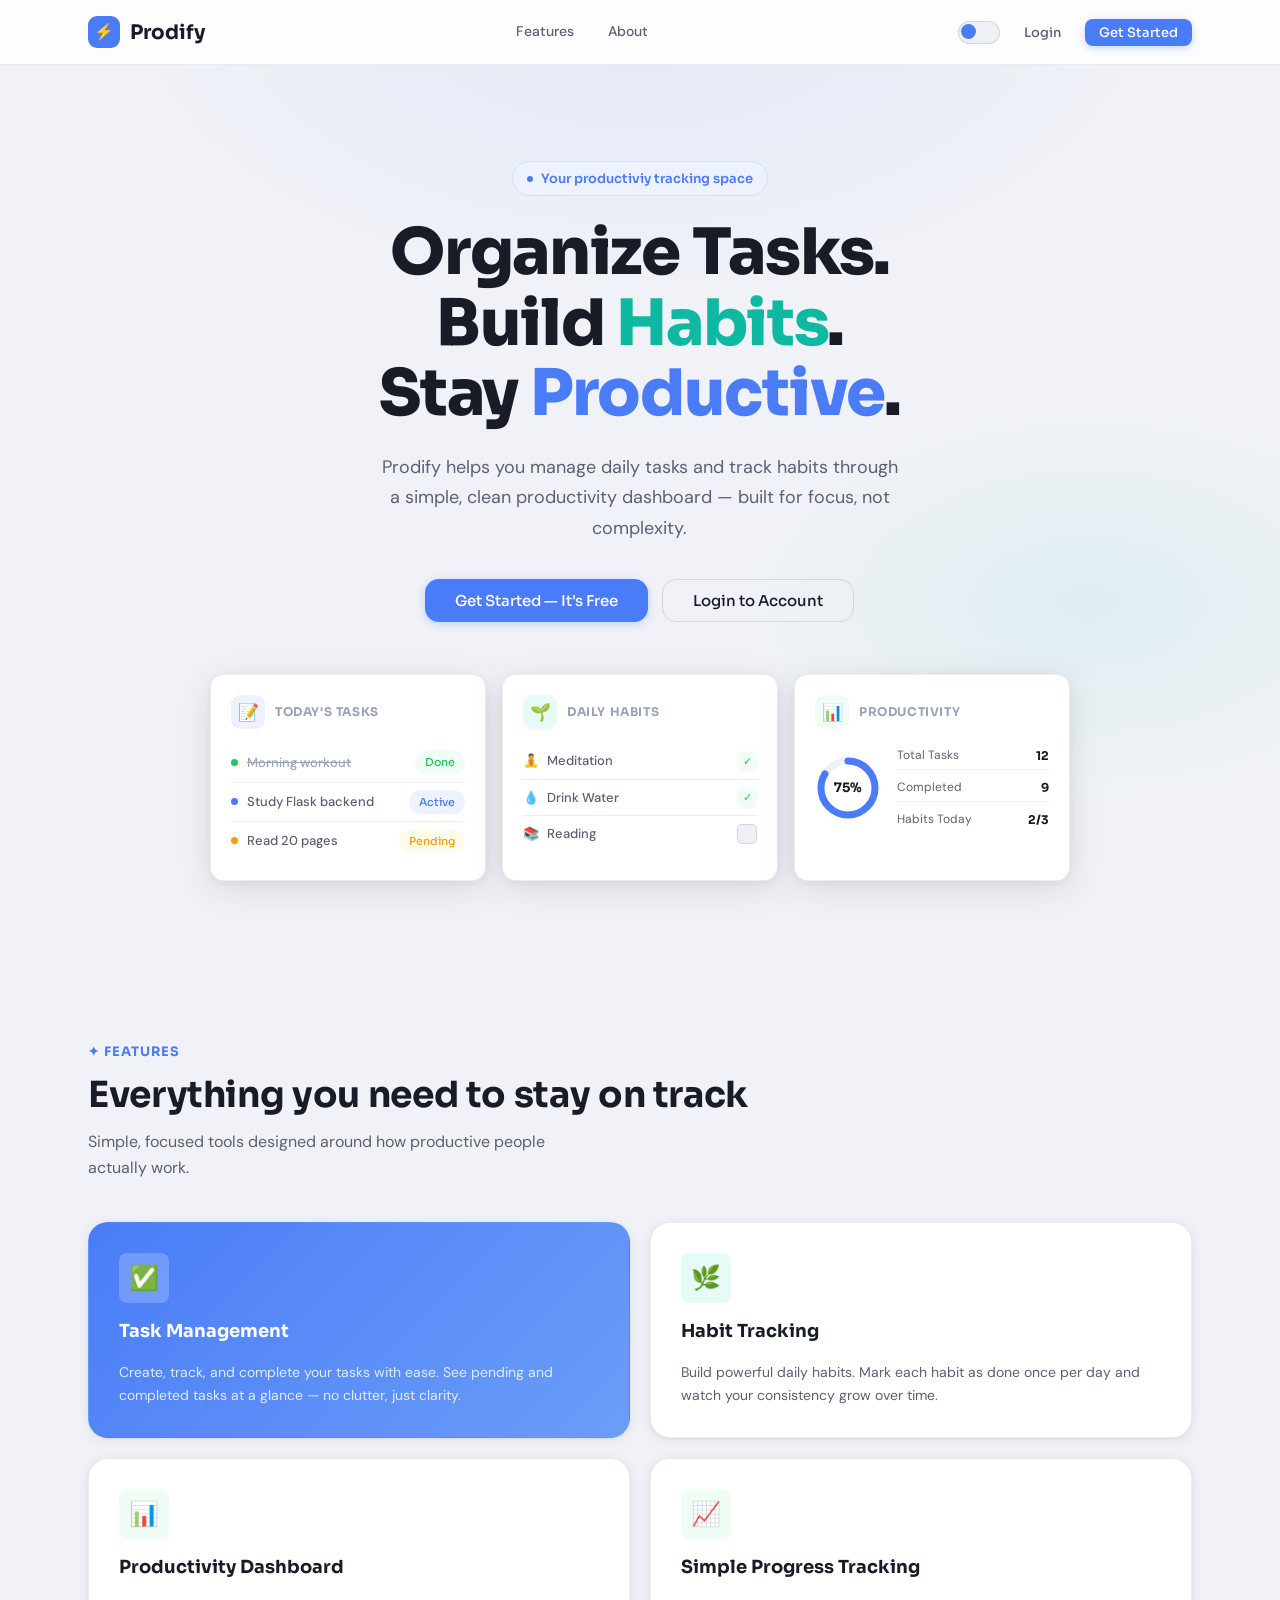
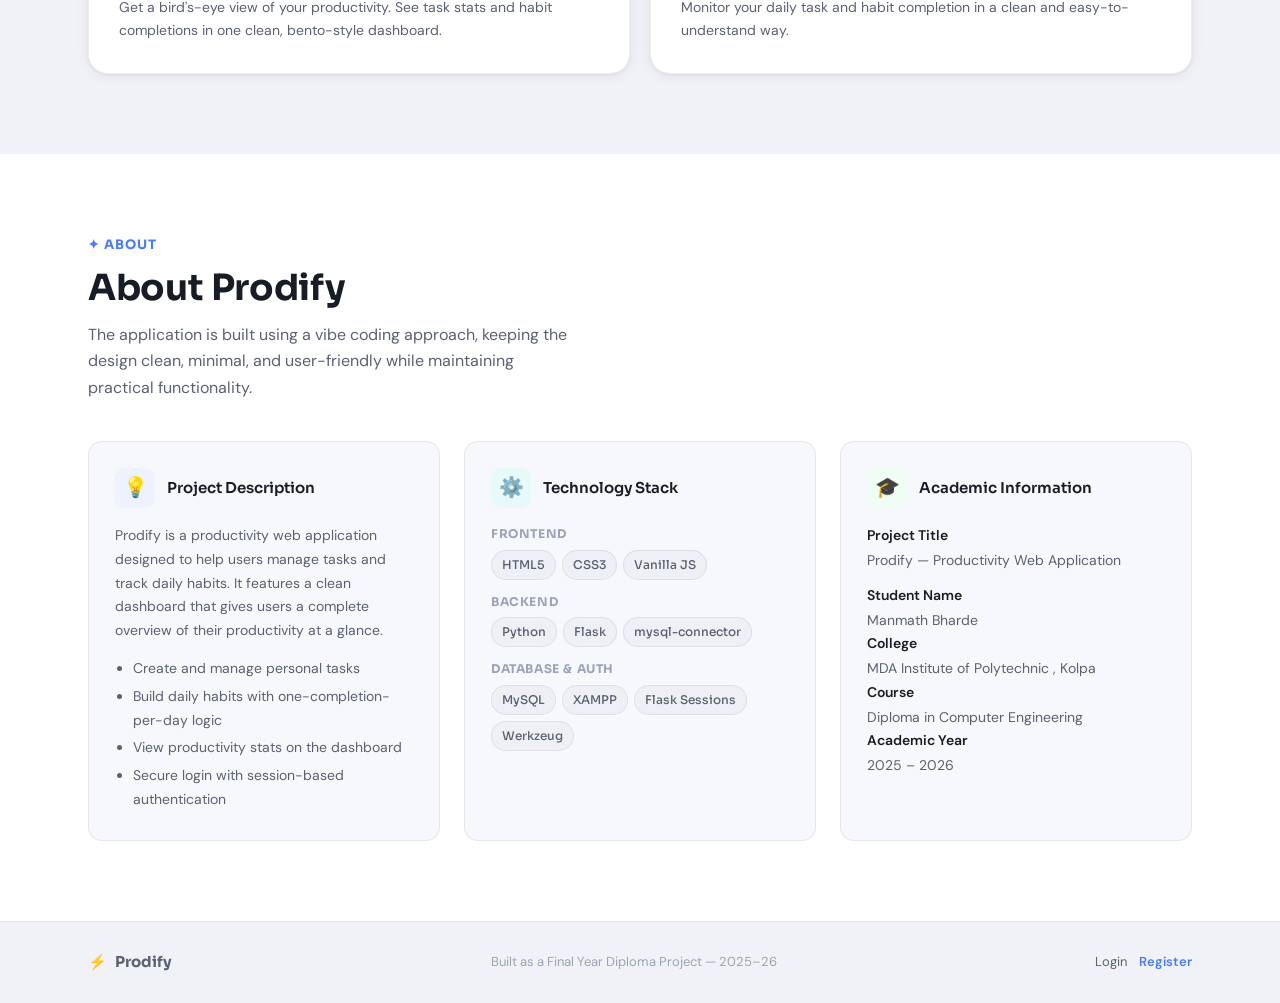
<file: Prodify Habit Tracker/frontend/index.html>
<!doctype html>
<html lang="en" data-theme="light">
  <head>
    <meta charset="UTF-8" />
    <meta name="viewport" content="width=device-width, initial-scale=1.0" />
    <title>Prodify — Organize Tasks. Build Habits. Stay Productive.</title>
    <link rel="stylesheet" href="css/style.css" />
  </head>
  <body>
    <!-- ══════════════════════════════════════
       NAVBAR
  ══════════════════════════════════════ -->
    <nav class="navbar-landing">
      <div class="container navbar-inner">
        <a href="index.html" class="nav-logo">
          <div class="logo-mark">⚡</div>
          <span>Prodify</span>
        </a>
        <div class="nav-links">
          <a href="#features">Features</a>
          <a href="#about">About</a>
        </div>
        <div class="nav-actions">
          <div class="theme-toggle" title="Toggle theme">
            <span class="theme-icon-sun" style="display: none">☀️</span>
          </div>
          <a href="pages/login.html" class="btn btn-ghost btn-sm">Login</a>
          <a href="pages/register.html" class="btn btn-primary btn-sm"
            >Get Started</a
          >
        </div>
      </div>
    </nav>

    <!-- ══════════════════════════════════════
       HERO
  ══════════════════════════════════════ -->
    <section class="hero">
      <div class="hero-bg"></div>
      <div class="container">
        <div class="hero-inner">
          <!-- Headline -->
          <div class="hero-content">
            <div class="hero-eyebrow">
              <span class="dot"></span>
              Your productiviy tracking space
            </div>
            <h1 class="hero-title">
              Organize Tasks.<br />
              Build <span class="teal">Habits</span>.<br />
              Stay <span class="accent">Productive</span>.
            </h1>
            <p class="hero-subtitle">
              Prodify helps you manage daily tasks and track habits through a
              simple, clean productivity dashboard — built for focus, not
              complexity.
            </p>
            <div class="hero-cta">
              <a href="pages/register.html" class="btn btn-primary btn-lg"
                >Get Started — It's Free</a
              >
              <a href="pages/login.html" class="btn btn-outline btn-lg"
                >Login to Account</a
              >
            </div>
          </div>

          <!-- Floating Preview Cards -->
          <div class="hero-cards">
            <!-- Task Preview -->
            <div class="float-card">
              <div class="fc-head">
                <div class="fc-icon fc-icon-blue">📝</div>
                <div class="fc-label">Today's Tasks</div>
              </div>
              <div class="task-mini">
                <div class="t-dot done"></div>
                <div class="t-text strike">Morning workout</div>
                <span class="badge badge-completed" style="font-size: 11px"
                  >Done</span
                >
              </div>
              <div class="task-mini">
                <div class="t-dot prog"></div>
                <div class="t-text">Study Flask backend</div>
                <span class="badge badge-blue" style="font-size: 11px"
                  >Active</span
                >
              </div>
              <div class="task-mini">
                <div class="t-dot pend"></div>
                <div class="t-text">Read 20 pages</div>
                <span class="badge badge-pending" style="font-size: 11px"
                  >Pending</span
                >
              </div>
            </div>

            <!-- Habit Preview -->
            <div class="float-card">
              <div class="fc-head">
                <div class="fc-icon fc-icon-teal">🌱</div>
                <div class="fc-label">Daily Habits</div>
              </div>
              <div class="habit-mini">
                <div class="hm-left"><span>🧘</span> Meditation</div>
                <div class="hm-check done">✓</div>
              </div>
              <div class="habit-mini">
                <div class="hm-left"><span>💧</span> Drink Water</div>
                <div class="hm-check done">✓</div>
              </div>
              <div class="habit-mini">
                <div class="hm-left"><span>📚</span> Reading</div>
                <div class="hm-check open"></div>
              </div>
            </div>

            <!-- Progress Preview -->
            <div class="float-card">
              <div class="fc-head">
                <div class="fc-icon fc-icon-green">📊</div>
                <div class="fc-label">Productivity</div>
              </div>
              <div class="pr-wrap">
                <div class="pr-ring">
                  <svg width="66" height="66" viewBox="0 0 66 66">
                    <circle class="track" cx="33" cy="33" r="27" />
                    <circle
                      class="fill"
                      cx="33"
                      cy="33"
                      r="27"
                      stroke-dashoffset="56"
                    />
                  </svg>
                  <div class="pr-inner">75%</div>
                </div>
                <div class="pr-stats">
                  <div class="pr-row">
                    <span>Total Tasks</span><span class="pr-val">12</span>
                  </div>
                  <div class="pr-row">
                    <span>Completed</span><span class="pr-val">9</span>
                  </div>
                  <div class="pr-row">
                    <span>Habits Today</span><span class="pr-val">2/3</span>
                  </div>
                </div>
              </div>
            </div>
          </div>
        </div>
      </div>
    </section>

    <!-- ══════════════════════════════════════
       FEATURES
  ══════════════════════════════════════ -->
    <section class="features" id="features">
      <div class="container">
        <div class="section-head">
          <div class="section-eyebrow">✦ Features</div>
          <h2 class="section-title">Everything you need to stay on track</h2>
          <p class="section-sub">
            Simple, focused tools designed around how productive people actually
            work.
          </p>
        </div>

        <div class="bento-grid">
          <!-- Task Management -->
          <div class="bento-card card-accent">
            <div class="bento-icon bento-icon-white">✅</div>
            <div class="bento-card-title">Task Management</div>
            <div class="bento-card-desc">
              Create, track, and complete your tasks with ease. See pending and
              completed tasks at a glance — no clutter, just clarity.
            </div>
          </div>

          <!-- Habit Tracking -->
          <div class="bento-card">
            <div class="bento-icon bento-icon-teal">🌿</div>
            <div class="bento-card-title">Habit Tracking</div>
            <div class="bento-card-desc">
              Build powerful daily habits. Mark each habit as done once per day
              and watch your consistency grow over time.
            </div>
          </div>

          <!-- Dashboard -->
          <div class="bento-card">
            <div class="bento-icon bento-icon-green">📊</div>
            <div class="bento-card-title">Productivity Dashboard</div>
            <div class="bento-card-desc">
              Get a bird's-eye view of your productivity. See task stats and
              habit completions in one clean, bento-style dashboard.
            </div>
          </div>

          <!-- Simple Progress Tracking  -->
       <div class="bento-card">
  <div class="bento-icon bento-icon-green">📈</div>
  <div class="bento-card-title">Simple Progress Tracking</div>
  <div class="bento-card-desc">
    Monitor your daily task and habit completion in a clean and easy-to-understand way.
  </div>
</div>
          </div>
        </div>
      </div>
    </section>

    <!-- ══════════════════════════════════════
       ABOUT
  ══════════════════════════════════════ -->
    <section class="about-section" id="about">
      <div class="container">
        <div class="section-head">
          <div class="section-eyebrow">✦ About</div>
          <h2 class="section-title">About Prodify</h2>
          <p class="section-sub">
          The application is built using a vibe coding approach, keeping the design clean,
  minimal, and user-friendly while maintaining practical functionality.
          </p>
        </div>

        <div class="about-grid">
          <!-- Project Description -->
          <div class="about-card">
            <div class="about-card-head">
              <div
                class="about-card-icon"
                style="background: var(--accent-soft)"
              >
                💡
              </div>
              <div class="about-card-title">Project Description</div>
            </div>
            <p>
              Prodify is a productivity web application designed to help users
              manage tasks and track daily habits. It features a clean dashboard
              that gives users a complete overview of their productivity at a
              glance.
            </p>
            <ul style="margin-top: 12px">
              <li>Create and manage personal tasks</li>
              <li>Build daily habits with one-completion-per-day logic</li>
              <li>View productivity stats on the dashboard</li>
              <li>Secure login with session-based authentication</li>
            </ul>
          </div>

          <!-- Tech Stack -->
          <div class="about-card">
            <div class="about-card-head">
              <div class="about-card-icon" style="background: var(--teal-soft)">
                ⚙️
              </div>
              <div class="about-card-title">Technology Stack</div>
            </div>
            <div
              style="
                display: flex;
                flex-direction: column;
                gap: 12px;
                margin-top: 4px;
              "
            >
              <div>
                <div
                  style="
                    font-size: 12px;
                    font-weight: 700;
                    color: var(--text-muted);
                    text-transform: uppercase;
                    letter-spacing: 0.05em;
                    margin-bottom: 6px;
                    font-family: var(--font-display);
                  "
                >
                  Frontend
                </div>
                <div class="tech-pills">
                  <span class="tech-pill">HTML5</span>
                  <span class="tech-pill">CSS3</span>
                  <span class="tech-pill">Vanilla JS</span>
                </div>
              </div>
              <div>
                <div
                  style="
                    font-size: 12px;
                    font-weight: 700;
                    color: var(--text-muted);
                    text-transform: uppercase;
                    letter-spacing: 0.05em;
                    margin-bottom: 6px;
                    font-family: var(--font-display);
                  "
                >
                  Backend
                </div>
                <div class="tech-pills">
                  <span class="tech-pill">Python</span>
                  <span class="tech-pill">Flask</span>
                  <span class="tech-pill">mysql-connector</span>
                </div>
              </div>
              <div>
                <div
                  style="
                    font-size: 12px;
                    font-weight: 700;
                    color: var(--text-muted);
                    text-transform: uppercase;
                    letter-spacing: 0.05em;
                    margin-bottom: 6px;
                    font-family: var(--font-display);
                  "
                >
                  Database & Auth
                </div>
                <div class="tech-pills">
                  <span class="tech-pill">MySQL</span>
                  <span class="tech-pill">XAMPP</span>
                  <span class="tech-pill">Flask Sessions</span>
                  <span class="tech-pill">Werkzeug</span>
                </div>
              </div>
            </div>
          </div>

          <!-- Academic Info -->
          <div class="about-card">
            <div class="about-card-head">
              <div
                class="about-card-icon"
                style="background: var(--success-soft)"
              >
                🎓
              </div>
              <div class="about-card-title">Academic Information</div>
            </div>
            <div class="acad-rows">
              <div class="acad-row">
                <strong>Project Title</strong>
                Prodify — Productivity Web Application
              </div>
              <div class="acad-row">
                <strong>Student Name</strong>
                Manmath Bharde
              <div class="acad-row">
                <strong>College</strong>
                MDA Institute of Polytechnic , Kolpa
              </div>
              <div class="acad-row">
                <strong>Course</strong>
                Diploma in Computer Engineering
              </div>
              <div class="acad-row">
                <strong>Academic Year</strong>
                2025 – 2026
              </div>
            </div>
          </div>
        </div>
      </div>
    </section>

    <!-- ══════════════════════════════════════
       FOOTER
  ══════════════════════════════════════ -->
    <footer class="footer">
      <div class="container footer-inner">
        <div class="footer-logo">
          <span>⚡</span>
          Prodify
        </div>
        <div class="footer-copy">
          Built as a Final Year Diploma Project — 2025–26
        </div>
        <div style="display: flex; gap: 12px">
          <a
            href="pages/login.html"
            style="font-size: 13px; color: var(--text-secondary)"
            >Login</a
          >
          <a
            href="pages/register.html"
            style="font-size: 13px; color: var(--accent); font-weight: 600"
            >Register</a
          >
        </div>
      </div>
    </footer>

    <!-- Toast container -->
    <div class="toast-container"></div>

    <script src="js/theme.js"></script>
  </body>
</html>
</file>
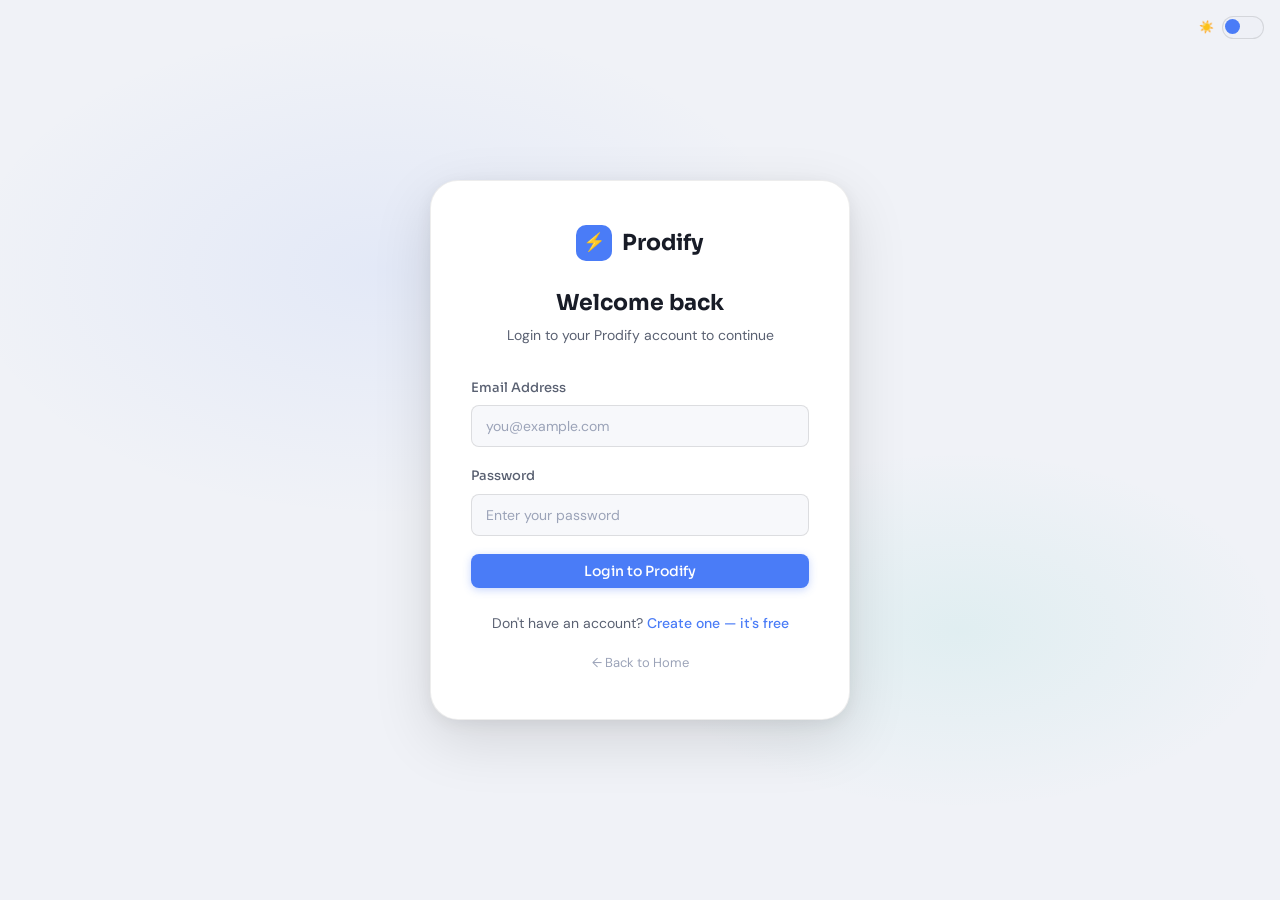
<file: Prodify Habit Tracker/frontend/pages/login.html>
<!doctype html>
<html lang="en" data-theme="light">
  <head>
    <meta charset="UTF-8" />
    <meta name="viewport" content="width=device-width, initial-scale=1.0" />
    <title>Login — Prodify</title>
    <link rel="stylesheet" href="../css/style.css" />
  </head>
  <body>
    <div class="auth-page">
      <div class="auth-bg"></div>

      <!-- Theme toggle -->
      <div class="auth-theme">
        <span class="auth-theme-label theme-icon-sun">☀️</span>
        <div class="theme-toggle" title="Toggle theme"></div>
      </div>

      <div class="auth-card">
        <!-- Logo -->
        <div class="auth-logo">
          <div class="logo-mark">⚡</div>
          Prodify
        </div>

        <h1 class="auth-heading">Welcome back</h1>
        <p class="auth-sub">Login to your Prodify account to continue</p>

        <!-- Error alert (hidden by default) -->
        <div class="alert alert-error hidden" id="login-error">
          <span>⚠️</span>
          <span id="login-error-msg">Invalid email or password.</span>
        </div>

        <!-- Login form -->
        <form class="auth-form" id="login-form" novalidate>
          <div class="form-group">
            <label class="form-label" for="email">Email Address</label>
            <input
              class="form-input"
              type="email"
              id="email"
              name="email"
              placeholder="you@example.com"
              required
              autocomplete="email"
            />
          </div>

          <div class="form-group">
            <label class="form-label" for="password">Password</label>
            <input
              class="form-input"
              type="password"
              id="password"
              name="password"
              placeholder="Enter your password"
              required
              autocomplete="current-password"
            />
          </div>

          <button type="submit" class="btn btn-primary btn-full" id="login-btn">
            Login to Prodify
          </button>
        </form>

        <div class="auth-footer">
          Don't have an account?
          <a href="register.html">Create one — it's free</a>
        </div>

        <div style="text-align: center; margin-top: 14px">
          <a
            href="../index.html"
            style="font-size: 13px; color: var(--text-muted)"
            >← Back to Home</a
          >
        </div>
      </div>
    </div>

    <div class="toast-container"></div>

    <script src="../js/theme.js"></script>
    <script src="../js/api.js"></script>
    <script>
      document.addEventListener("DOMContentLoaded", () => {
        const form = document.getElementById("login-form");
        const errorBox = document.getElementById("login-error");
        const errorMsg = document.getElementById("login-error-msg");
        const btn = document.getElementById("login-btn");

        form.addEventListener("submit", async (e) => {
          e.preventDefault();
          errorBox.classList.add("hidden");

          const email = form.email.value.trim();
          const password = form.password.value;

          if (!email || !password) {
            errorMsg.textContent = "Please fill in all fields.";
            errorBox.classList.remove("hidden");
            return;
          }

          btn.disabled = true;
          btn.textContent = "Logging in...";

          // authLogin() in api.js saves the username to localStorage automatically on success
          const { ok, data } = await authLogin(email, password);

          if (ok && data.status === "success") {
            btn.textContent = "✓ Success! Redirecting...";
            setTimeout(() => {
              window.location.href = "dashboard.html";
            }, 600);
          } else {
            btn.disabled = false;
            btn.textContent = "Login to Prodify";
            errorMsg.textContent = data.message || "Invalid email or password.";
            errorBox.classList.remove("hidden");
          }
        });
      });
    </script>
  </body>
</html>
</file>
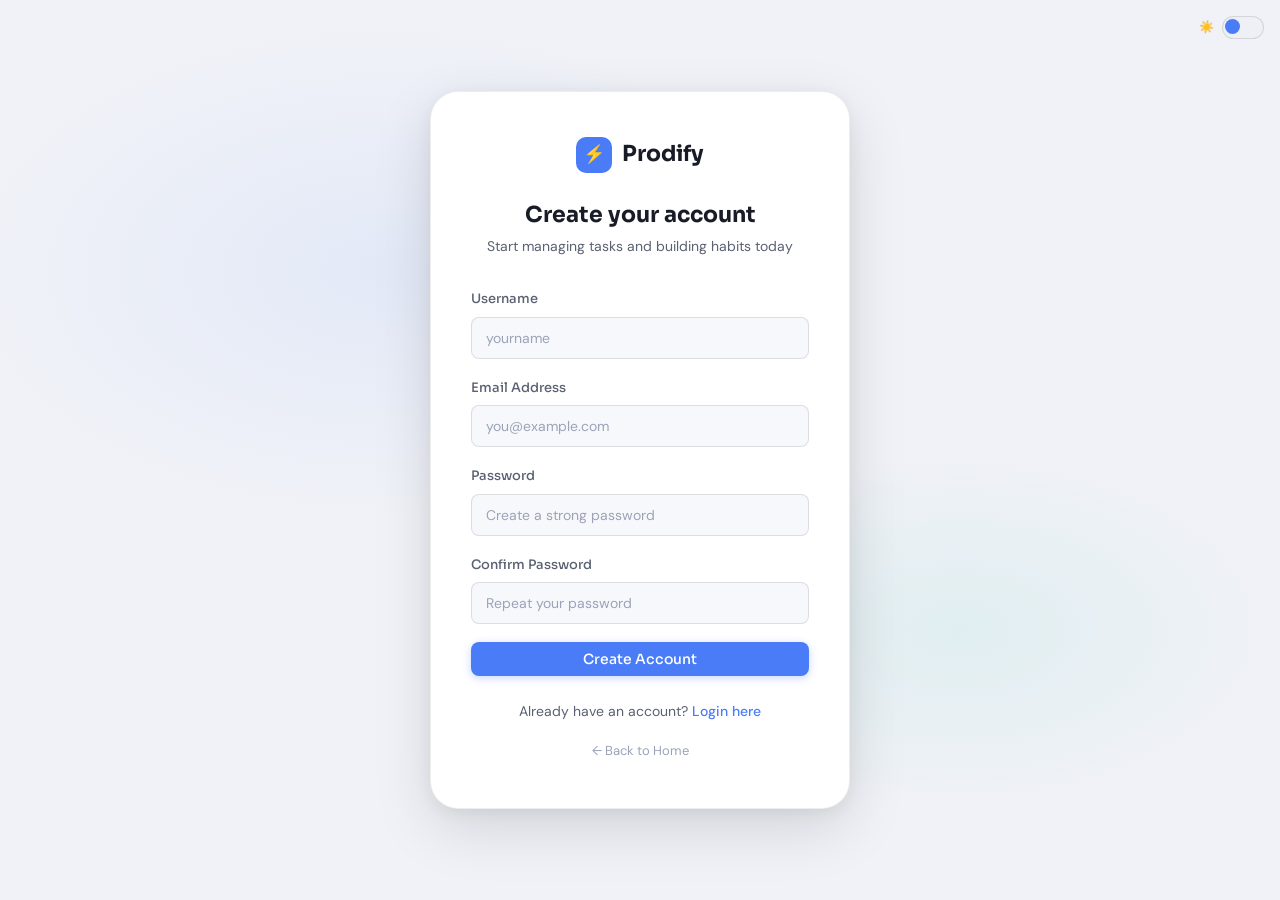
<file: Prodify Habit Tracker/frontend/pages/register.html>
<!doctype html>
<html lang="en" data-theme="light">
  <head>
    <meta charset="UTF-8" />
    <meta name="viewport" content="width=device-width, initial-scale=1.0" />
    <title>Register — Prodify</title>
    <link rel="stylesheet" href="../css/style.css" />
  </head>
  <body>
    <div class="auth-page">
      <div class="auth-bg"></div>

      <!-- Theme toggle -->
      <div class="auth-theme">
        <span class="auth-theme-label theme-icon-sun">☀️</span>
        <div class="theme-toggle" title="Toggle theme"></div>
      </div>

      <div class="auth-card">
        <!-- Logo -->
        <div class="auth-logo">
          <div class="logo-mark">⚡</div>
          Prodify
        </div>

        <h1 class="auth-heading">Create your account</h1>
        <p class="auth-sub">Start managing tasks and building habits today</p>

        <!-- Alert -->
        <div class="alert alert-error hidden" id="reg-error">
          <span>⚠️</span>
          <span id="reg-error-msg">Something went wrong.</span>
        </div>
        <div class="alert alert-success hidden" id="reg-success">
          <span>✅</span>
          Account created! Redirecting to login…
        </div>

        <!-- Form -->
        <form class="auth-form" id="register-form" novalidate>
          <div class="form-group">
            <label class="form-label" for="username">Username</label>
            <input
              class="form-input"
              type="text"
              id="username"
              name="username"
              placeholder="yourname"
              required
              autocomplete="username"
            />
          </div>

          <div class="form-group">
            <label class="form-label" for="email">Email Address</label>
            <input
              class="form-input"
              type="email"
              id="email"
              name="email"
              placeholder="you@example.com"
              required
              autocomplete="email"
            />
          </div>

          <div class="form-group">
            <label class="form-label" for="password">Password</label>
            <input
              class="form-input"
              type="password"
              id="password"
              name="password"
              placeholder="Create a strong password"
              required
              autocomplete="new-password"
            />
          </div>

          <div class="form-group">
            <label class="form-label" for="confirm-password"
              >Confirm Password</label
            >
            <input
              class="form-input"
              type="password"
              id="confirm-password"
              name="confirm_password"
              placeholder="Repeat your password"
              required
              autocomplete="new-password"
            />
          </div>

          <button type="submit" class="btn btn-primary btn-full" id="reg-btn">
            Create Account
          </button>
        </form>

        <div class="auth-footer">
          Already have an account?
          <a href="login.html">Login here</a>
        </div>

        <div style="text-align: center; margin-top: 14px">
          <a
            href="../index.html"
            style="font-size: 13px; color: var(--text-muted)"
            >← Back to Home</a
          >
        </div>
      </div>
    </div>

    <div class="toast-container"></div>

    <script src="../js/theme.js"></script>
    <script src="../js/api.js"></script>
    <script>
      document.addEventListener("DOMContentLoaded", () => {
        const form = document.getElementById("register-form");
        const errorBox = document.getElementById("reg-error");
        const errorMsg = document.getElementById("reg-error-msg");
        const successBox = document.getElementById("reg-success");
        const btn = document.getElementById("reg-btn");

        form.addEventListener("submit", async (e) => {
          e.preventDefault();
          errorBox.classList.add("hidden");
          successBox.classList.add("hidden");

          const username = form.username.value.trim();
          const email = form.email.value.trim();
          const password = form.password.value;
          const confirm = form.confirm_password.value;

          if (!username || !email || !password || !confirm) {
            errorMsg.textContent = "Please fill in all fields.";
            errorBox.classList.remove("hidden");
            return;
          }
          if (password !== confirm) {
            errorMsg.textContent = "Passwords do not match.";
            errorBox.classList.remove("hidden");
            return;
          }
          if (password.length < 6) {
            errorMsg.textContent = "Password must be at least 6 characters.";
            errorBox.classList.remove("hidden");
            return;
          }

          btn.disabled = true;
          btn.textContent = "Creating account...";

          const { ok, data } = await authRegister(username, email, password);

          if (ok && data.status === "success") {
            successBox.classList.remove("hidden");
            btn.textContent = "✓ Account Created!";
            setTimeout(() => {
              window.location.href = "login.html";
            }, 1500);
          } else {
            btn.disabled = false;
            btn.textContent = "Create Account";
            errorMsg.textContent = data.message || "Registration failed.";
            errorBox.classList.remove("hidden");
          }
        });
      });
    </script>
  </body>
</html>
</file>
<file: Prodify Habit Tracker/frontend/css/style.css>
/* ============================================================
   PRODIFY — Complete Design System & Stylesheet
   ============================================================ */

@import url('https://fonts.googleapis.com/css2?family=Sora:wght@300;400;500;600;700;800&family=DM+Sans:ital,opsz,wght@0,9..40,300;0,9..40,400;0,9..40,500;0,9..40,600;1,9..40,400&display=swap');

/* ── CSS Variables ─────────────────────────────────────── */
:root {
  --bg:          #f0f2f7;
  --bg-alt:      #e6e9f0;
  --surface:     #ffffff;
  --surface-2:   #f7f8fb;
  --surface-3:   #eef0f6;
  --border:      rgba(0,0,0,0.07);
  --border-med:  rgba(0,0,0,0.11);
  --shadow-sm:   0 1px 4px rgba(0,0,0,0.06);
  --shadow:      0 2px 14px rgba(0,0,0,0.07), 0 1px 3px rgba(0,0,0,0.05);
  --shadow-lg:   0 8px 36px rgba(0,0,0,0.10), 0 2px 8px rgba(0,0,0,0.06);
  --shadow-xl:   0 20px 60px rgba(0,0,0,0.12), 0 4px 16px rgba(0,0,0,0.06);
  --text-primary:   #181c27;
  --text-secondary: #5a6172;
  --text-muted:     #9ba3b8;
  --accent:         #4a7cf7;
  --accent-dark:    #3567e8;
  --accent-soft:    #eef2ff;
  --accent-rgb:     74,124,247;
  --teal:           #0fb8a0;
  --teal-dark:      #0d9e8a;
  --teal-soft:      #e6faf8;
  --success:        #22c55e;
  --success-soft:   #f0fdf4;
  --danger:         #ef4567;
  --danger-soft:    #fef0f3;
  --warning:        #f59e0b;
  --warning-soft:   #fffbeb;
  --font-display: 'Sora', sans-serif;
  --font-body:    'DM Sans', sans-serif;
  --r-sm: 8px; --r: 14px; --r-lg: 20px; --r-xl: 28px; --r-full: 9999px;
  --sidebar-width: 220px;
  --transition: all 0.2s ease;
}

[data-theme="dark"] {
  --bg:          #0d1018;
  --bg-alt:      #131720;
  --surface:     #1a1f2e;
  --surface-2:   #1f2438;
  --surface-3:   #252b3d;
  --border:      rgba(255,255,255,0.06);
  --border-med:  rgba(255,255,255,0.10);
  --shadow-sm:   0 1px 4px rgba(0,0,0,0.25);
  --shadow:      0 2px 14px rgba(0,0,0,0.30), 0 1px 3px rgba(0,0,0,0.20);
  --shadow-lg:   0 8px 36px rgba(0,0,0,0.45), 0 2px 8px rgba(0,0,0,0.28);
  --shadow-xl:   0 20px 60px rgba(0,0,0,0.55), 0 4px 16px rgba(0,0,0,0.30);
  --text-primary:   #edf0f8;
  --text-secondary: #8e97b0;
  --text-muted:     #515c78;
  --accent-soft:    rgba(74,124,247,0.13);
  --teal-soft:      rgba(15,184,160,0.12);
  --success-soft:   rgba(34,197,94,0.11);
  --danger-soft:    rgba(239,69,103,0.11);
  --warning-soft:   rgba(245,158,11,0.11);
}

/* ── Reset ── */
*, *::before, *::after { box-sizing: border-box; margin: 0; padding: 0; }
html { scroll-behavior: smooth; }
body {
  font-family: var(--font-body);
  background: var(--bg); color: var(--text-primary);
  line-height: 1.65; min-height: 100vh;
  transition: background 0.3s ease, color 0.3s ease;
  -webkit-font-smoothing: antialiased;
}
a { color: inherit; text-decoration: none; }
ul { list-style: none; }
button { cursor: pointer; font-family: inherit; border: none; background: none; }
input, textarea, select { font-family: inherit; }

/* ── Layout ── */
.container { width: 100%; max-width: 1160px; margin: 0 auto; padding: 0 28px; }
.flex { display: flex; align-items: center; }
.flex-col { display: flex; flex-direction: column; }
.flex-1 { flex: 1; }
.grid { display: grid; }
.between { justify-content: space-between; }
.center-x { justify-content: center; }
.gap-6  { gap: 6px; } .gap-8 { gap: 8px; } .gap-10 { gap: 10px; }
.gap-12 { gap: 12px; } .gap-16 { gap: 16px; } .gap-20 { gap: 20px; } .gap-24 { gap: 24px; }
.text-center { text-align: center; }

/* ── Typography ── */
h1,h2,h3,h4,h5,h6 { font-family: var(--font-display); font-weight: 600; line-height: 1.3; }
.text-lg   { font-size: 18px; } .text-base { font-size: 15px; }
.text-sm   { font-size: 13px; } .text-xs   { font-size: 12px; }
.text-muted-c { color: var(--text-muted); } .text-sec { color: var(--text-secondary); }
.text-accent  { color: var(--accent); }    .text-teal { color: var(--teal); }
.fw-500 { font-weight: 500; } .fw-600 { font-weight: 600; } .fw-700 { font-weight: 700; }

/* ── Buttons ── */
.btn {
  display: inline-flex; align-items: center; gap: 8px;
  padding: 10px 22px; border-radius: var(--r-sm);
  font-size: 14px; font-weight: 500; font-family: var(--font-display);
  transition: var(--transition); white-space: nowrap; line-height: 1;
}
.btn-primary {
  background: var(--accent); color: #fff;
  box-shadow: 0 2px 8px rgba(var(--accent-rgb),0.30);
}
.btn-primary:hover { background: var(--accent-dark); transform: translateY(-1px); box-shadow: 0 6px 20px rgba(var(--accent-rgb),0.38); }
.btn-outline { background: transparent; color: var(--text-primary); border: 1.5px solid var(--border-med); }
.btn-outline:hover { background: var(--surface-2); border-color: var(--accent); color: var(--accent); }
.btn-ghost  { background: transparent; color: var(--text-secondary); padding: 8px 14px; }
.btn-ghost:hover { background: var(--surface-2); color: var(--text-primary); }
.btn-danger-soft   { background: var(--danger-soft);  color: var(--danger); }
.btn-danger-soft:hover  { background: var(--danger);  color: #fff; }
.btn-success-soft  { background: var(--success-soft); color: var(--success); }
.btn-success-soft:hover { background: var(--success); color: #fff; }
.btn-teal-soft     { background: var(--teal-soft);    color: var(--teal); }
.btn-teal-soft:hover    { background: var(--teal);    color: #fff; }
.btn-sm  { padding: 7px 14px; font-size: 13px; }
.btn-lg  { padding: 13px 30px; font-size: 15px; border-radius: var(--r); }
.btn-icon { padding: 8px; border-radius: var(--r-sm); }
.btn-full { width: 100%; justify-content: center; }

/* ── Form ── */
.form-group { display: flex; flex-direction: column; gap: 7px; }
.form-label { font-size: 13px; font-weight: 500; color: var(--text-secondary); font-family: var(--font-display); }
.form-input, .form-textarea, .form-select {
  padding: 11px 14px; border: 1.5px solid var(--border-med);
  border-radius: var(--r-sm); background: var(--surface-2);
  color: var(--text-primary); font-size: 14px;
  transition: var(--transition); outline: none; width: 100%;
}
.form-input:focus, .form-textarea:focus, .form-select:focus {
  border-color: var(--accent); background: var(--surface);
  box-shadow: 0 0 0 3px rgba(var(--accent-rgb),0.10);
}
.form-input::placeholder, .form-textarea::placeholder { color: var(--text-muted); }
.form-textarea { resize: vertical; min-height: 82px; }
.form-row { display: grid; grid-template-columns: 1fr 1fr; gap: 16px; }
.form-actions { display: flex; justify-content: flex-end; gap: 10px; margin-top: 18px; }

/* ── Badges ── */
.badge {
  display: inline-flex; align-items: center;
  padding: 3px 10px; border-radius: var(--r-full);
  font-size: 12px; font-weight: 500; font-family: var(--font-display);
}
.badge-pending   { background: var(--warning-soft); color: var(--warning); }
.badge-completed { background: var(--success-soft); color: var(--success); }
.badge-blue      { background: var(--accent-soft);  color: var(--accent); }
.badge-teal      { background: var(--teal-soft);    color: var(--teal); }

/* ── Theme Toggle ── */
.theme-toggle {
  width: 42px; height: 23px; background: var(--surface-3);
  border-radius: var(--r-full); border: 1.5px solid var(--border-med);
  position: relative; cursor: pointer; transition: var(--transition); flex-shrink: 0;
}
.theme-toggle::after {
  content: ''; position: absolute; width: 15px; height: 15px;
  background: var(--accent); border-radius: 50%;
  top: 2px; left: 2px;
  transition: transform 0.25s cubic-bezier(0.34,1.56,0.64,1);
}
[data-theme="dark"] .theme-toggle::after { transform: translateX(19px); }

/* ── Divider ── */
.divider { height: 1px; background: var(--border); }

/* ── Animations ── */
@keyframes fade-in {
  from { opacity: 0; transform: translateY(16px); }
  to   { opacity: 1; transform: translateY(0); }
}
@keyframes spin { to { transform: rotate(360deg); } }
@keyframes slide-up {
  from { opacity: 0; transform: translateY(16px); }
  to   { opacity: 1; transform: translateY(0); }
}
@keyframes pulse-dot {
  0%,100% { opacity: 1; transform: scale(1); }
  50%      { opacity: 0.5; transform: scale(0.7); }
}

/* ============================================================
   LANDING PAGE
   ============================================================ */
.navbar-landing {
  position: sticky; top: 0; z-index: 100;
  background: rgba(255,255,255,0.82);
  border-bottom: 1px solid var(--border);
  backdrop-filter: blur(14px); -webkit-backdrop-filter: blur(14px);
  transition: background 0.3s ease;
}
[data-theme="dark"] .navbar-landing { background: rgba(26,31,46,0.88); }
.navbar-inner { display: flex; align-items: center; justify-content: space-between; height: 64px; }
.nav-logo { display: flex; align-items: center; gap: 10px; font-family: var(--font-display); font-size: 20px; font-weight: 700; }
.nav-logo .logo-mark { width: 32px; height: 32px; background: var(--accent); border-radius: 9px; display: flex; align-items: center; justify-content: center; color: white; font-size: 16px; }
.nav-logo .accent { color: var(--accent); }
.nav-links { display: flex; align-items: center; gap: 4px; }
.nav-links a { padding: 7px 15px; border-radius: var(--r-sm); font-size: 14px; font-weight: 500; color: var(--text-secondary); transition: var(--transition); }
.nav-links a:hover { color: var(--text-primary); background: var(--surface-3); }
.nav-actions { display: flex; align-items: center; gap: 10px; }

/* Hero */
.hero { padding: 96px 0 80px; position: relative; overflow: hidden; }
.hero-bg {
  position: absolute; inset: 0; z-index: 0;
  background:
    radial-gradient(ellipse 70% 60% at 50% -10%, rgba(74,124,247,0.09) 0%, transparent 60%),
    radial-gradient(ellipse 50% 40% at 85% 60%, rgba(15,184,160,0.07) 0%, transparent 55%);
}
[data-theme="dark"] .hero-bg {
  background:
    radial-gradient(ellipse 70% 60% at 50% -10%, rgba(74,124,247,0.14) 0%, transparent 60%),
    radial-gradient(ellipse 50% 40% at 85% 60%, rgba(15,184,160,0.11) 0%, transparent 55%);
}
.hero-inner { position: relative; z-index: 1; display: flex; flex-direction: column; align-items: center; gap: 52px; }
.hero-content { text-align: center; max-width: 700px; }
.hero-eyebrow {
  display: inline-flex; align-items: center; gap: 8px;
  padding: 6px 14px; border-radius: var(--r-full);
  background: var(--accent-soft); color: var(--accent);
  font-size: 13px; font-weight: 600; font-family: var(--font-display);
  margin-bottom: 22px; border: 1px solid rgba(74,124,247,0.15);
}
.hero-eyebrow .dot { width: 6px; height: 6px; background: var(--accent); border-radius: 50%; animation: pulse-dot 2s ease-in-out infinite; }
.hero-title { font-size: clamp(36px,6vw,64px); font-weight: 800; line-height: 1.1; letter-spacing: -0.02em; margin-bottom: 22px; }
.hero-title .accent { color: var(--accent); }
.hero-title .teal   { color: var(--teal); }
.hero-subtitle { font-size: 18px; color: var(--text-secondary); max-width: 520px; margin: 0 auto 36px; line-height: 1.7; }
.hero-cta { display: flex; gap: 14px; justify-content: center; flex-wrap: wrap; }

/* Float Cards */
.hero-cards { display: grid; grid-template-columns: repeat(3,1fr); gap: 16px; width: 100%; max-width: 860px; }
.float-card {
  background: var(--surface); border-radius: var(--r); border: 1px solid var(--border);
  box-shadow: var(--shadow-lg); padding: 20px;
  animation: fade-in 0.6s ease both; transition: var(--transition);
}
.float-card:hover { transform: translateY(-5px); box-shadow: var(--shadow-xl); }
.float-card:nth-child(1) { animation-delay: 0.1s; }
.float-card:nth-child(2) { animation-delay: 0.22s; }
.float-card:nth-child(3) { animation-delay: 0.34s; }
.fc-head { display: flex; align-items: center; gap: 10px; margin-bottom: 14px; }
.fc-icon { width: 34px; height: 34px; border-radius: 9px; display: flex; align-items: center; justify-content: center; font-size: 17px; }
.fc-icon-blue  { background: var(--accent-soft); }
.fc-icon-teal  { background: var(--teal-soft); }
.fc-icon-green { background: var(--success-soft); }
.fc-label { font-family: var(--font-display); font-size: 12px; font-weight: 700; color: var(--text-muted); text-transform: uppercase; letter-spacing: 0.05em; }

.task-mini { display: flex; align-items: center; gap: 9px; padding: 7px 0; }
.task-mini + .task-mini { border-top: 1px solid var(--border); }
.t-dot { width: 7px; height: 7px; border-radius: 50%; flex-shrink: 0; }
.t-dot.done { background: var(--success); } .t-dot.prog { background: var(--accent); } .t-dot.pend { background: var(--warning); }
.t-text { font-size: 13px; font-weight: 500; color: var(--text-secondary); flex: 1; }
.t-text.strike { text-decoration: line-through; color: var(--text-muted); }

.habit-mini { display: flex; align-items: center; justify-content: space-between; padding: 7px 0; }
.habit-mini + .habit-mini { border-top: 1px solid var(--border); }
.hm-left { display: flex; align-items: center; gap: 8px; font-size: 13px; font-weight: 500; color: var(--text-secondary); }
.hm-check { width: 20px; height: 20px; border-radius: 5px; display: flex; align-items: center; justify-content: center; font-size: 11px; }
.hm-check.done { background: var(--success-soft); color: var(--success); }
.hm-check.open { background: var(--surface-3); border: 1.5px solid var(--border-med); }

.pr-wrap { display: flex; align-items: center; gap: 16px; }
.pr-ring { position: relative; width: 66px; height: 66px; flex-shrink: 0; }
.pr-ring svg { transform: rotate(-90deg); }
.pr-ring circle { fill: none; stroke-width: 7; stroke-linecap: round; }
.pr-ring .track { stroke: var(--surface-3); }
.pr-ring .fill  { stroke: var(--accent); stroke-dasharray: 188.5; stroke-dashoffset: 47; }
.pr-inner { position: absolute; inset: 0; display: flex; align-items: center; justify-content: center; font-family: var(--font-display); font-size: 13px; font-weight: 700; }
.pr-stats { flex: 1; display: flex; flex-direction: column; gap: 5px; }
.pr-row { display: flex; justify-content: space-between; font-size: 12px; color: var(--text-secondary); padding: 3px 0; border-bottom: 1px solid var(--border); }
.pr-row:last-child { border: none; }
.pr-val { font-weight: 700; font-family: var(--font-display); color: var(--text-primary); }

/* Features */
.features { padding: 80px 0; }
.section-eyebrow { font-size: 13px; font-weight: 700; color: var(--accent); font-family: var(--font-display); text-transform: uppercase; letter-spacing: 0.08em; margin-bottom: 10px; }
.section-title { font-size: clamp(24px,4vw,36px); font-weight: 700; letter-spacing: -0.01em; margin-bottom: 10px; }
.section-sub { font-size: 16px; color: var(--text-secondary); max-width: 480px; }
.section-head { margin-bottom: 40px; }

.bento-grid { display: grid; grid-template-columns: repeat(2,1fr); gap: 20px; }
.bento-card {
  background: var(--surface); border: 1px solid var(--border);
  border-radius: var(--r-lg); box-shadow: var(--shadow);
  padding: 30px; display: flex; flex-direction: column; gap: 14px;
  transition: var(--transition);
}
.bento-card:hover { box-shadow: var(--shadow-lg); transform: translateY(-3px); }
.bento-card.card-accent { background: linear-gradient(135deg, var(--accent) 0%, #6a9ef8 100%); color: #fff; border-color: transparent; }
.bento-card.card-teal   { background: linear-gradient(135deg, var(--teal)  0%, #2dd4bf 100%); color: #fff; border-color: transparent; }
.bento-icon { width: 50px; height: 50px; border-radius: var(--r-sm); display: flex; align-items: center; justify-content: center; font-size: 24px; }
.bento-icon-blue  { background: var(--accent-soft); }
.bento-icon-teal  { background: var(--teal-soft); }
.bento-icon-green { background: var(--success-soft); }
.bento-icon-warm  { background: var(--warning-soft); }
.bento-icon-white { background: rgba(255,255,255,0.2); }
.bento-card-title { font-family: var(--font-display); font-size: 18px; font-weight: 700; }
.bento-card-desc  { font-size: 14px; color: var(--text-secondary); line-height: 1.65; }
.card-accent .bento-card-desc, .card-teal .bento-card-desc { color: rgba(255,255,255,0.82); }

/* About */
.about-section { padding: 80px 0; background: var(--surface); }
.about-grid { display: grid; grid-template-columns: repeat(3,1fr); gap: 24px; margin-top: 40px; }
.about-card {
  background: var(--surface-2); border: 1px solid var(--border);
  border-radius: var(--r); padding: 26px; transition: var(--transition);
}
.about-card:hover { box-shadow: var(--shadow); transform: translateY(-2px); }
.about-card-head { display: flex; align-items: center; gap: 12px; margin-bottom: 16px; }
.about-card-icon { width: 40px; height: 40px; border-radius: 10px; display: flex; align-items: center; justify-content: center; font-size: 20px; }
.about-card-title { font-family: var(--font-display); font-size: 15px; font-weight: 600; }
.about-card p, .about-card li { font-size: 14px; color: var(--text-secondary); line-height: 1.7; }
.about-card ul { padding-left: 18px; list-style: disc; }
.about-card ul li { padding: 2px 0; }
.tech-pills { display: flex; flex-wrap: wrap; gap: 6px; margin-top: 6px; }
.tech-pill {
  display: inline-flex; align-items: center; gap: 5px;
  padding: 4px 10px; border-radius: var(--r-full);
  font-size: 12px; font-weight: 500; font-family: var(--font-display);
  background: var(--surface-3); color: var(--text-secondary);
  border: 1px solid var(--border);
}
.acad-rows { display: flex; flex-direction: column; gap: 12px; }
.acad-row { font-size: 14px; color: var(--text-secondary); }
.acad-row strong { color: var(--text-primary); font-weight: 600; display: block; margin-bottom: 2px; }

/* Footer */
.footer { border-top: 1px solid var(--border); padding: 28px 0; }
.footer-inner { display: flex; align-items: center; justify-content: space-between; flex-wrap: wrap; gap: 12px; }
.footer-logo { font-family: var(--font-display); font-weight: 700; font-size: 15px; color: var(--text-secondary); display: flex; align-items: center; gap: 8px; }
.footer-logo .accent { color: var(--accent); }
.footer-copy { font-size: 13px; color: var(--text-muted); }

/* ============================================================
   APP LAYOUT
   ============================================================ */
.app-wrapper { display: flex; min-height: 100vh; }

/* Sidebar */
.sidebar {
  width: var(--sidebar-width);
  background: var(--surface); border-right: 1px solid var(--border);
  display: flex; flex-direction: column;
  position: fixed; left: 0; top: 0; bottom: 0;
  z-index: 90; overflow-y: auto; transition: background 0.3s, border 0.3s;
}
.sidebar-logo-wrap { padding: 20px 16px 16px; border-bottom: 1px solid var(--border); }
.sidebar-logo { display: flex; align-items: center; gap: 10px; font-family: var(--font-display); font-size: 18px; font-weight: 700; }
.sidebar-logo .logo-mark { width: 30px; height: 30px; background: var(--accent); border-radius: 8px; display: flex; align-items: center; justify-content: center; color: white; font-size: 14px; }
.sidebar-logo .accent { color: var(--accent); }
.sidebar-nav { flex: 1; padding: 14px 10px; display: flex; flex-direction: column; gap: 3px; }
.sidebar-section-label { font-size: 10px; font-weight: 700; font-family: var(--font-display); text-transform: uppercase; letter-spacing: 0.1em; color: var(--text-muted); padding: 10px 10px 6px; }
.sidebar-link {
  display: flex; align-items: center; gap: 10px;
  padding: 9px 12px; border-radius: var(--r-sm);
  font-size: 14px; font-weight: 500;
  color: var(--text-secondary); transition: var(--transition);
  cursor: pointer; text-decoration: none;
}
.sidebar-link:hover { background: var(--surface-2); color: var(--text-primary); }
.sidebar-link.active { background: var(--accent-soft); color: var(--accent); font-weight: 600; }
.sidebar-link .s-icon { font-size: 17px; flex-shrink: 0; }
.sidebar-link .s-badge { margin-left: auto; background: var(--accent); color: white; font-size: 10px; font-weight: 700; padding: 1px 7px; border-radius: var(--r-full); font-family: var(--font-display); }
.sidebar-divider { height: 1px; background: var(--border); margin: 6px 10px; }
.sidebar-footer { padding: 12px 10px; border-top: 1px solid var(--border); display: flex; flex-direction: column; gap: 3px; }
.sidebar-theme-row { display: flex; align-items: center; justify-content: space-between; padding: 9px 12px; }
.sidebar-theme-label { font-size: 14px; font-weight: 500; color: var(--text-secondary); display: flex; align-items: center; gap: 10px; }

/* Main */
.app-main { margin-left: var(--sidebar-width); flex: 1; min-width: 0; display: flex; flex-direction: column; }
.app-topbar {
  background: var(--surface); border-bottom: 1px solid var(--border);
  padding: 0 32px; height: 64px; display: flex; align-items: center;
  justify-content: space-between; position: sticky; top: 0; z-index: 80;
}
.topbar-left { display: flex; flex-direction: column; }
.topbar-greeting { font-size: 11px; color: var(--text-muted); font-weight: 600; font-family: var(--font-display); text-transform: uppercase; letter-spacing: 0.05em; }
.topbar-title { font-family: var(--font-display); font-size: 17px; font-weight: 700; color: var(--text-primary); line-height: 1.2; }
.topbar-right { display: flex; align-items: center; gap: 10px; }
.topbar-avatar { width: 36px; height: 36px; background: var(--accent); border-radius: 50%; display: flex; align-items: center; justify-content: center; color: white; font-family: var(--font-display); font-weight: 700; font-size: 14px; cursor: pointer; }
.page-body { padding: 28px 32px; flex: 1; }
.page-header { margin-bottom: 24px; }
.page-header h1 { font-size: 22px; font-weight: 700; }
.page-header p  { font-size: 14px; color: var(--text-secondary); margin-top: 3px; }

/* Stats */
.stats-grid { display: grid; grid-template-columns: repeat(5,1fr); gap: 16px; margin-bottom: 28px; }
.stat-card {
  background: var(--surface); border: 1px solid var(--border);
  border-radius: var(--r); padding: 20px; box-shadow: var(--shadow);
  transition: var(--transition); display: flex; flex-direction: column; gap: 10px;
  animation: fade-in 0.5s ease both;
}
.stat-card:hover { transform: translateY(-2px); box-shadow: var(--shadow-lg); }
.stat-card:nth-child(1) { animation-delay: 0.05s; }
.stat-card:nth-child(2) { animation-delay: 0.10s; }
.stat-card:nth-child(3) { animation-delay: 0.15s; }
.stat-card:nth-child(4) { animation-delay: 0.20s; }
.stat-card:nth-child(5) { animation-delay: 0.25s; }
.stat-icon { width: 40px; height: 40px; border-radius: 10px; display: flex; align-items: center; justify-content: center; font-size: 18px; }
.stat-label { font-size: 11px; font-weight: 700; font-family: var(--font-display); color: var(--text-muted); text-transform: uppercase; letter-spacing: 0.05em; }
.stat-value { font-family: var(--font-display); font-size: 28px; font-weight: 800; line-height: 1; color: var(--text-primary); }
.stat-hint  { font-size: 12px; color: var(--text-muted); }

/* Panels */
.panels-grid { display: grid; grid-template-columns: 1fr 1fr; gap: 20px; }
.panel {
  background: var(--surface); border: 1px solid var(--border);
  border-radius: var(--r); box-shadow: var(--shadow); overflow: hidden;
  animation: fade-in 0.5s ease both;
}
.panel:nth-child(2) { animation-delay: 0.1s; }
.panel-header { padding: 16px 20px; border-bottom: 1px solid var(--border); display: flex; align-items: center; justify-content: space-between; }
.panel-title { font-family: var(--font-display); font-size: 15px; font-weight: 600; }
.panel-body  { padding: 14px; display: flex; flex-direction: column; gap: 8px; }
.panel-empty { padding: 36px 20px; text-align: center; color: var(--text-muted); font-size: 14px; }
.panel-empty-icon { font-size: 32px; margin-bottom: 8px; }

/* Task Cards */
.task-list { display: flex; flex-direction: column; gap: 10px; }
.task-card {
  background: var(--surface); border: 1px solid var(--border);
  border-radius: var(--r); padding: 16px 18px;
  display: flex; align-items: flex-start; gap: 14px;
  box-shadow: var(--shadow-sm); transition: var(--transition);
  animation: fade-in 0.4s ease both;
}
.task-card:hover { box-shadow: var(--shadow); border-color: rgba(var(--accent-rgb),0.20); }
.task-card.completed { opacity: 0.65; }
.task-card.completed .task-title { text-decoration: line-through; color: var(--text-muted); }
.task-checkbox {
  width: 20px; height: 20px; border-radius: 6px;
  border: 2px solid var(--border-med); flex-shrink: 0; margin-top: 2px;
  cursor: pointer; display: flex; align-items: center; justify-content: center;
  transition: var(--transition); background: var(--surface-2); font-size: 11px;
}
.task-checkbox:hover { border-color: var(--accent); background: var(--accent-soft); }
.task-checkbox.checked { background: var(--accent); border-color: var(--accent); color: white; }
.task-body   { flex: 1; min-width: 0; }
.task-title  { font-weight: 600; font-size: 14px; font-family: var(--font-display); margin-bottom: 3px; color: var(--text-primary); }
.task-desc   { font-size: 13px; color: var(--text-secondary); line-height: 1.55; }
.task-meta   { display: flex; align-items: center; gap: 8px; margin-top: 8px; flex-wrap: wrap; }
.task-date   { font-size: 12px; color: var(--text-muted); display: flex; align-items: center; gap: 4px; }
.task-actions { display: flex; gap: 6px; flex-shrink: 0; }

/* Habit Cards */
.habit-list { display: flex; flex-direction: column; gap: 10px; }
.habit-card {
  background: var(--surface); border: 1px solid var(--border);
  border-radius: var(--r); padding: 16px 18px;
  display: flex; align-items: center; gap: 14px;
  box-shadow: var(--shadow-sm); transition: var(--transition);
  animation: fade-in 0.4s ease both;
}
.habit-card:hover { box-shadow: var(--shadow); border-color: rgba(15,184,160,0.2); }
.habit-card.done-today { background: var(--teal-soft); border-color: rgba(15,184,160,0.2); }
.habit-emoji { width: 44px; height: 44px; border-radius: 12px; background: var(--teal-soft); display: flex; align-items: center; justify-content: center; font-size: 22px; flex-shrink: 0; transition: var(--transition); }
.habit-card.done-today .habit-emoji { background: rgba(15,184,160,0.25); }
.habit-body  { flex: 1; min-width: 0; }
.habit-name  { font-weight: 600; font-size: 14px; font-family: var(--font-display); color: var(--text-primary); }
.habit-since { font-size: 12px; color: var(--text-muted); margin-top: 2px; }
.habit-actions { display: flex; align-items: center; gap: 8px; flex-shrink: 0; }
.done-chip { display: flex; align-items: center; gap: 6px; padding: 5px 12px; border-radius: var(--r-full); background: var(--teal-soft); color: var(--teal); font-size: 12px; font-weight: 600; font-family: var(--font-display); }

/* Form Panel */
.form-panel {
  background: var(--surface); border: 1px solid var(--border);
  border-radius: var(--r); box-shadow: var(--shadow);
  margin-bottom: 24px; overflow: hidden;
  animation: fade-in 0.4s ease both;
}
.form-panel-header { padding: 16px 20px; border-bottom: 1px solid var(--border); display: flex; align-items: center; justify-content: space-between; }
.form-panel-title  { font-family: var(--font-display); font-size: 15px; font-weight: 600; }
.form-panel-body   { padding: 20px; }

/* Auth */
.auth-page { min-height: 100vh; display: flex; align-items: center; justify-content: center; padding: 24px; background: var(--bg); position: relative; overflow: hidden; }
.auth-bg {
  position: absolute; inset: 0; z-index: 0;
  background:
    radial-gradient(ellipse 60% 50% at 30% 30%, rgba(74,124,247,0.08) 0%, transparent 55%),
    radial-gradient(ellipse 50% 40% at 75% 70%, rgba(15,184,160,0.07) 0%, transparent 50%);
}
[data-theme="dark"] .auth-bg {
  background:
    radial-gradient(ellipse 60% 50% at 30% 30%, rgba(74,124,247,0.13) 0%, transparent 55%),
    radial-gradient(ellipse 50% 40% at 75% 70%, rgba(15,184,160,0.11) 0%, transparent 50%);
}
.auth-card { position: relative; z-index: 1; background: var(--surface); border: 1px solid var(--border); border-radius: var(--r-xl); box-shadow: var(--shadow-xl); padding: 44px 40px; width: 100%; max-width: 420px; animation: fade-in 0.5s ease; }
.auth-logo { display: flex; align-items: center; gap: 10px; font-family: var(--font-display); font-size: 22px; font-weight: 700; justify-content: center; margin-bottom: 28px; }
.auth-logo .logo-mark { width: 36px; height: 36px; background: var(--accent); border-radius: 10px; display: flex; align-items: center; justify-content: center; color: white; font-size: 18px; }
.auth-logo .accent { color: var(--accent); }
.auth-heading { font-size: 22px; font-weight: 700; margin-bottom: 6px; text-align: center; }
.auth-sub { font-size: 14px; color: var(--text-secondary); text-align: center; margin-bottom: 30px; }
.auth-form  { display: flex; flex-direction: column; gap: 18px; }
.auth-footer { text-align: center; font-size: 14px; color: var(--text-secondary); margin-top: 24px; }
.auth-footer a { color: var(--accent); font-weight: 500; }
.auth-theme { position: absolute; top: 16px; right: 16px; display: flex; align-items: center; gap: 8px; }
.auth-theme-label { font-size: 12px; color: var(--text-muted); }
.alert { padding: 12px 16px; border-radius: var(--r-sm); font-size: 14px; display: flex; align-items: center; gap: 10px; margin-bottom: 16px; }
.alert-error   { background: var(--danger-soft);  color: var(--danger);  border: 1px solid rgba(239,69,103,0.15); }
.alert-success { background: var(--success-soft); color: var(--success); border: 1px solid rgba(34,197,94,0.15); }

/* Toast */
.toast-container { position: fixed; bottom: 24px; right: 24px; z-index: 999; display: flex; flex-direction: column; gap: 10px; pointer-events: none; }
.toast { background: var(--surface); border: 1px solid var(--border); border-radius: var(--r); box-shadow: var(--shadow-lg); padding: 14px 18px; display: flex; align-items: center; gap: 12px; font-size: 14px; min-width: 260px; animation: slide-up 0.3s ease; pointer-events: auto; }
.toast-icon { font-size: 18px; flex-shrink: 0; }
.toast-msg  { flex: 1; font-weight: 500; }

/* Empty State */
.empty-state { display: flex; flex-direction: column; align-items: center; justify-content: center; gap: 12px; padding: 56px 24px; text-align: center; }
.empty-state .empty-icon { font-size: 48px; }
.empty-state h3 { font-family: var(--font-display); font-size: 16px; font-weight: 600; }
.empty-state p  { font-size: 14px; color: var(--text-secondary); max-width: 260px; }

/* Misc */
.hidden { display: none !important; }
.w-full { width: 100%; }
.mt-8  { margin-top: 8px;  } .mt-16 { margin-top: 16px; } .mt-20 { margin-top: 20px; } .mt-24 { margin-top: 24px; }
.mb-16 { margin-bottom: 16px; } .mb-24 { margin-bottom: 24px; }

/* Scrollbar */
::-webkit-scrollbar { width: 6px; }
::-webkit-scrollbar-track { background: transparent; }
::-webkit-scrollbar-thumb { background: var(--border-med); border-radius: 10px; }
::-webkit-scrollbar-thumb:hover { background: var(--text-muted); }

/* Responsive */
@media (max-width: 1100px) { .stats-grid { grid-template-columns: repeat(3,1fr); } }
@media (max-width: 900px)  { .panels-grid { grid-template-columns: 1fr; } .about-grid { grid-template-columns: 1fr; } }
@media (max-width: 800px)  { .sidebar { transform: translateX(-100%); transition: transform 0.3s ease; } .sidebar.open { transform: translateX(0); } .app-main { margin-left: 0; } .page-body { padding: 20px 18px; } .nav-links { display: none; } .hero-cards { grid-template-columns: 1fr; } .bento-grid { grid-template-columns: 1fr; } }
@media (max-width: 640px)  { .stats-grid { grid-template-columns: 1fr 1fr; } .form-row { grid-template-columns: 1fr; } .auth-card { padding: 32px 24px; } .hero { padding: 60px 0 48px; } }
@media (max-width: 480px)  { .stats-grid { grid-template-columns: 1fr; } }
</file>
